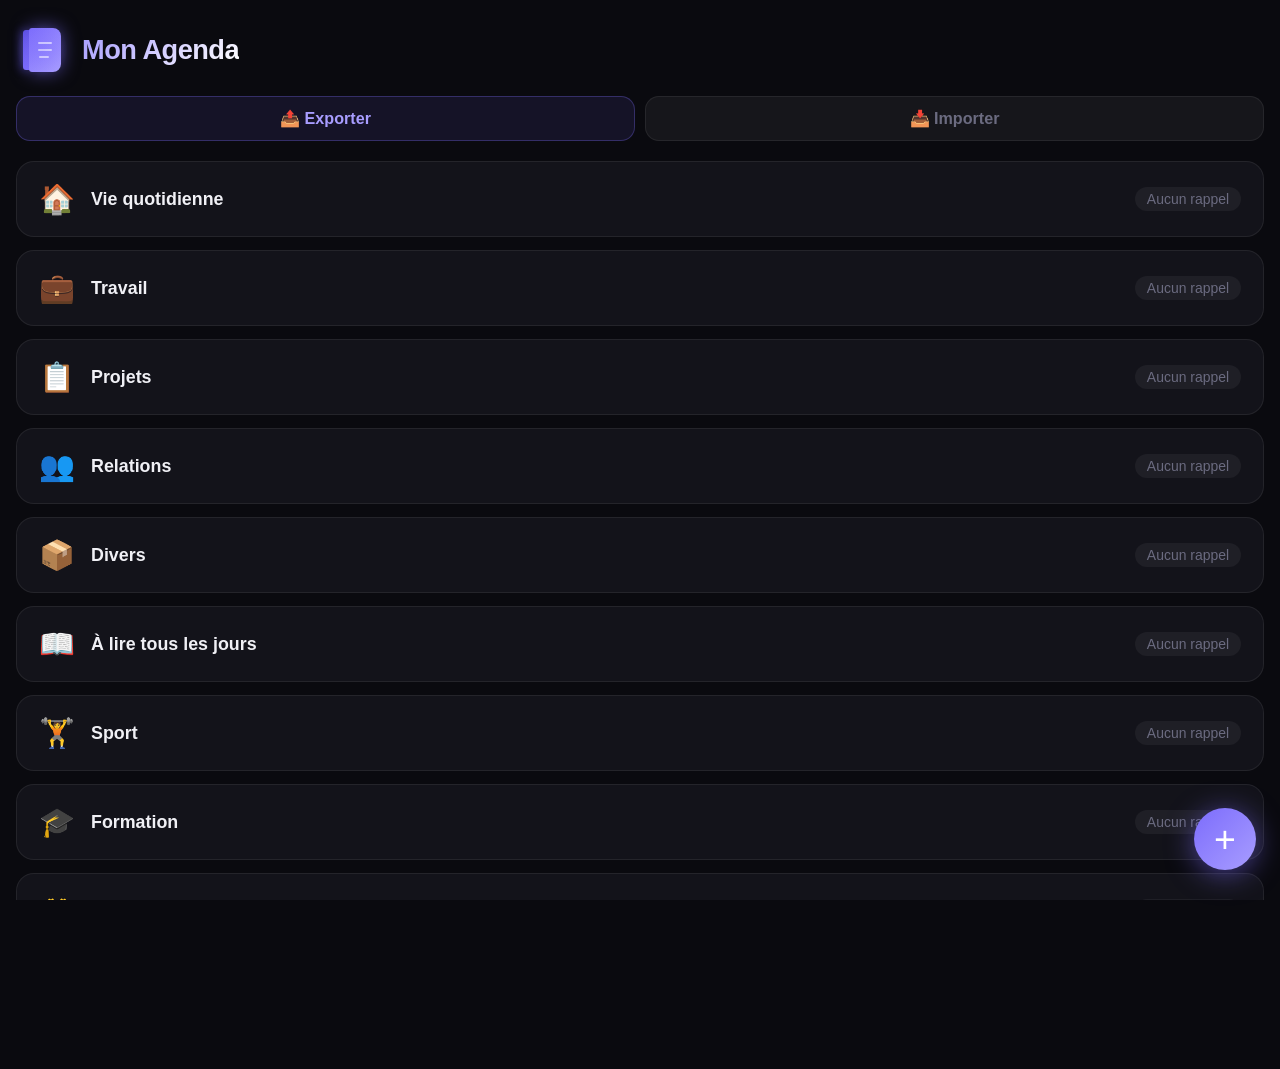
<file: app rapelle/index.html>
<!DOCTYPE html>
<html lang="fr">
<head>
  <meta charset="UTF-8" />
  <meta name="viewport" content="width=device-width, initial-scale=1.0" />
  <meta name="theme-color" content="#0a0a0f" />
  <link rel="manifest" href="manifest.json" />
  <link rel="stylesheet" href="style.css" />
  <title>Mon Agenda</title>
</head>
<body>

  <!-- PAGE ACCUEIL -->
  <div id="home" class="page">
    <header class="app-header">
      <div class="logo-container">
        <div class="logo-book">
          <div class="book-spine"></div>
          <div class="book-cover">
            <div class="book-lines"></div>
          </div>
          <div class="book-glow"></div>
        </div>
      </div>
      <h1 class="app-title">Mon Agenda</h1>
    </header>

    <div class="import-export-row">
      <button id="export-btn" class="export-btn">📤 Exporter</button>
      <label for="import-input" class="export-btn import-btn">📥 Importer</label>
      <input type="file" id="import-input" accept=".csv" style="display:none;" />
    </div>

    <div class="sections-grid">
      <div class="section-card" data-id="quotidien">
        <span class="card-icon">🏠</span>
        <span class="card-name">Vie quotidienne</span>
        <span class="card-count" id="count-quotidien">Aucun rappel</span>
      </div>
      <div class="section-card" data-id="travail">
        <span class="card-icon">💼</span>
        <span class="card-name">Travail</span>
        <span class="card-count" id="count-travail">Aucun rappel</span>
      </div>
      <div class="section-card" data-id="projets">
        <span class="card-icon">📋</span>
        <span class="card-name">Projets</span>
        <span class="card-count" id="count-projets">Aucun rappel</span>
      </div>
      <div class="section-card" data-id="relations">
        <span class="card-icon">👥</span>
        <span class="card-name">Relations</span>
        <span class="card-count" id="count-relations">Aucun rappel</span>
      </div>
      <div class="section-card" data-id="divers">
        <span class="card-icon">📦</span>
        <span class="card-name">Divers</span>
        <span class="card-count" id="count-divers">Aucun rappel</span>
      </div>
      <div class="section-card" data-id="alire">
        <span class="card-icon">📖</span>
        <span class="card-name">À lire tous les jours</span>
        <span class="card-count" id="count-alire">Aucun rappel</span>
      </div>
      <div class="section-card" data-id="sport">
        <span class="card-icon">🏋️</span>
        <span class="card-name">Sport</span>
        <span class="card-count" id="count-sport">Aucun rappel</span>
      </div>
      <div class="section-card" data-id="formation">
        <span class="card-icon">🎓</span>
        <span class="card-name">Formation</span>
        <span class="card-count" id="count-formation">Aucun rappel</span>
      </div>
      <div class="section-card" data-id="zikr">
        <span class="card-icon">🤲</span>
        <span class="card-name">Zikr</span>
        <span class="card-count" id="count-zikr">Aucun rappel</span>
      </div>
    </div>
  </div>

  <!-- PAGE SECTION -->
  <div id="section-view" class="page hidden">
    <div class="section-view-header">
      <button id="back-btn" class="back-btn">← Retour</button>
      <h2 id="section-view-title"></h2>
    </div>
    <div id="rappels-list" class="rappels-list"></div>
  </div>

  <!-- MODAL DÉTAIL RAPPEL -->
  <div id="rappel-modal" class="rappel-modal hidden">
    <div class="rappel-modal-content">
      <button id="close-modal-btn" class="close-modal-btn">✕</button>
      <h3 id="modal-title"></h3>
      <p id="modal-date" class="modal-date"></p>
      <p id="modal-days" class="modal-days"></p>
      <p id="modal-description" class="modal-description"></p>
    </div>
  </div>

  <!-- MODAL AJOUT RAPPEL -->
  <div id="add-modal" class="rappel-modal hidden">
    <div class="rappel-modal-content">
      <button id="close-add-btn" class="close-modal-btn">✕</button>
      <h3>Nouveau rappel</h3>

      <label class="form-label">Section</label>
      <select id="add-section" class="form-input">
        <option value="quotidien">🏠 Vie quotidienne</option>
        <option value="travail">💼 Travail</option>
        <option value="projets">📋 Projets</option>
        <option value="relations">👥 Relations</option>
        <option value="divers">📦 Divers</option>
        <option value="alire">📖 À lire tous les jours</option>
        <option value="sport">🏋️ Sport</option>
        <option value="formation">🎓 Formation</option>
        <option value="zikr">🤲 Zikr</option>
      </select>

      <label class="form-label">Titre <span class="required">*</span></label>
      <input id="add-titre" type="text" class="form-input" placeholder="Ex : Appeler le médecin" />

      <label class="form-label">Description <span class="required">*</span></label>
      <textarea id="add-description" class="form-input" rows="3" placeholder="Détails du rappel..."></textarea>

      <label class="form-label">Date <span class="optional">(optionnel)</span></label>
      <input id="add-date" type="date" class="form-input" />

      <label class="form-label">Heure <span class="optional">(optionnel)</span></label>
      <input id="add-heure" type="time" class="form-input" />

      <label class="form-label">Jours <span class="optional">(optionnel)</span></label>
      <div class="days-picker">
        <button type="button" class="day-btn" data-day="Lun">Lun</button>
        <button type="button" class="day-btn" data-day="Mar">Mar</button>
        <button type="button" class="day-btn" data-day="Mer">Mer</button>
        <button type="button" class="day-btn" data-day="Jeu">Jeu</button>
        <button type="button" class="day-btn" data-day="Ven">Ven</button>
        <button type="button" class="day-btn" data-day="Sam">Sam</button>
        <button type="button" class="day-btn" data-day="Dim">Dim</button>
      </div>

      <button type="button" id="save-rappel-btn" class="save-btn">✅ Enregistrer</button>
    </div>
  </div>

  <!-- BOUTON + FLOTTANT -->
  <button id="fab" class="fab">+</button>

  <script src="app.js"></script>
</body>
</html>
</file>
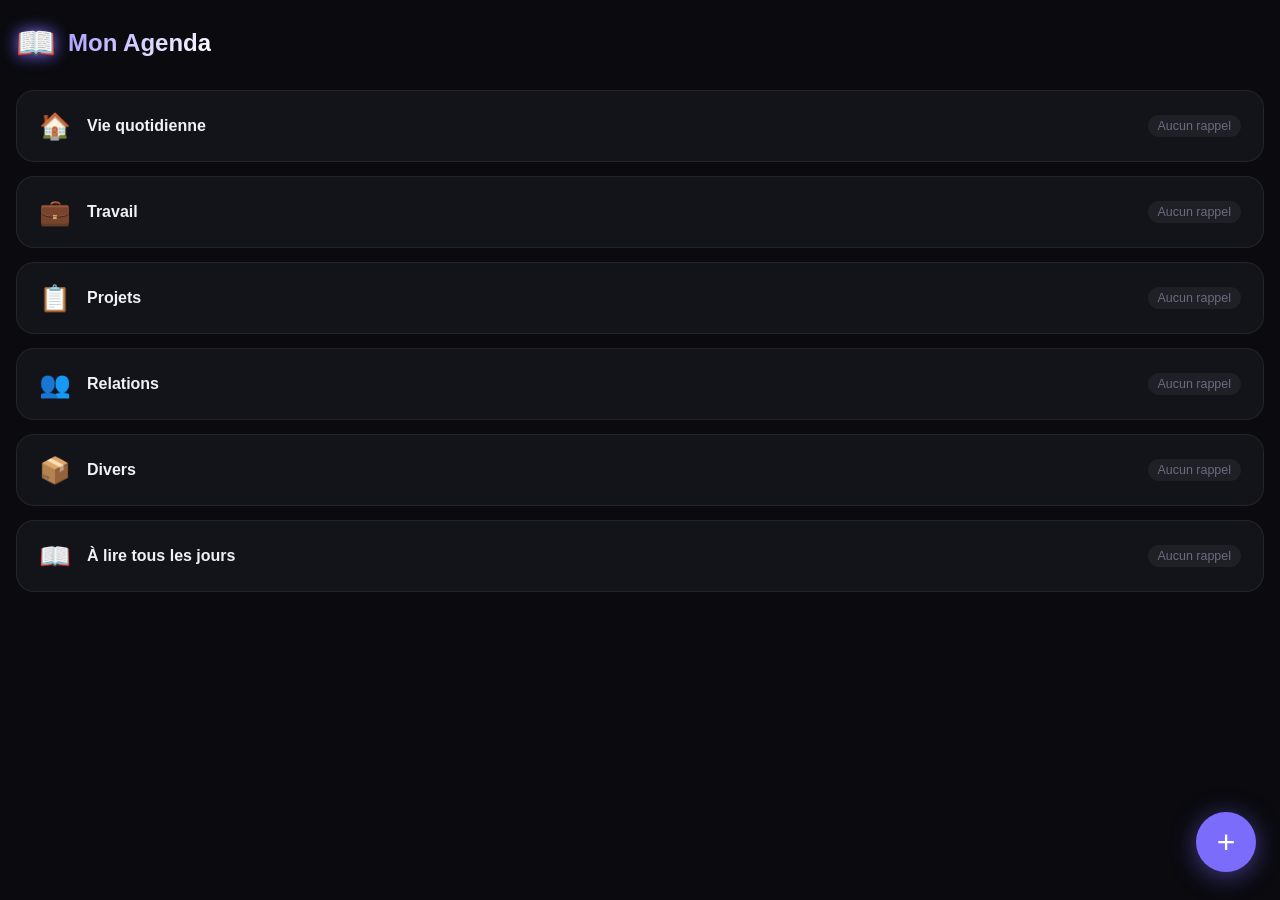
<file: application rapelle/index.html>
<!DOCTYPE html>
<html lang="fr">
<head>
  <meta charset="UTF-8" />
  <meta name="viewport" content="width=device-width, initial-scale=1.0" />
  <meta name="theme-color" content="#0a0a0f" />
  <link rel="manifest" href="manifest.json" />
  <link rel="stylesheet" href="style.css" />
  <title>App Papa</title>
</head>
<body>

  <!-- PAGE ACCUEIL -->
  <div id="home" class="page">
    <header class="app-header">
      <div class="logo">📖</div>
      <h1 class="app-title">Mon Agenda</h1>
    </header>

    <div class="sections-grid">
      <div class="section-card" data-id="quotidien" data-name="🏠 Vie quotidienne">
        <span class="card-icon">🏠</span>
        <span class="card-name">Vie quotidienne</span>
        <span class="card-count" id="count-quotidien">0 rappel</span>
      </div>
      <div class="section-card" data-id="travail" data-name="💼 Travail">
        <span class="card-icon">💼</span>
        <span class="card-name">Travail</span>
        <span class="card-count" id="count-travail">0 rappel</span>
      </div>
      <div class="section-card" data-id="projets" data-name="📋 Projets">
        <span class="card-icon">📋</span>
        <span class="card-name">Projets</span>
        <span class="card-count" id="count-projets">0 rappel</span>
      </div>
      <div class="section-card" data-id="relations" data-name="👥 Relations">
        <span class="card-icon">👥</span>
        <span class="card-name">Relations</span>
        <span class="card-count" id="count-relations">0 rappel</span>
      </div>
      <div class="section-card" data-id="divers" data-name="📦 Divers">
        <span class="card-icon">📦</span>
        <span class="card-name">Divers</span>
        <span class="card-count" id="count-divers">0 rappel</span>
      </div>
      <div class="section-card" data-id="alire" data-name="📖 À lire tous les jours">
        <span class="card-icon">📖</span>
        <span class="card-name">À lire tous les jours</span>
        <span class="card-count" id="count-alire">0 rappel</span>
      </div>
    </div>
  </div>

  <!-- PAGE SECTION (liste des rappels) -->
  <div id="section-view" class="page hidden">
    <div class="section-view-header">
      <button id="back-btn" class="back-btn">← Retour</button>
      <h2 id="section-view-title"></h2>
    </div>
    <div id="rappels-list" class="rappels-list"></div>
  </div>

  <!-- MODAL DÉTAIL RAPPEL -->
  <div id="rappel-modal" class="rappel-modal hidden">
    <div class="rappel-modal-content">
      <button id="close-modal-btn" class="close-modal-btn">✕</button>
      <h3 id="modal-title"></h3>
      <p id="modal-date" class="modal-date"></p>
      <p id="modal-days" class="modal-days"></p>
      <p id="modal-description" class="modal-description"></p>
    </div>
  </div>

  <!-- MODAL AJOUT RAPPEL -->
  <div id="add-modal" class="rappel-modal hidden">
    <div class="rappel-modal-content">
      <button id="close-add-btn" class="close-modal-btn">✕</button>
      <h3>Nouveau rappel</h3>

      <label class="form-label">Section</label>
      <select id="add-section" class="form-input">
        <option value="quotidien">🏠 Vie quotidienne</option>
        <option value="travail">💼 Travail</option>
        <option value="projets">📋 Projets</option>
        <option value="relations">👥 Relations</option>
        <option value="divers">📦 Divers</option>
        <option value="alire">📖 À lire tous les jours</option>
      </select>

      <label class="form-label">Titre <span class="required">*</span></label>
      <input id="add-titre" type="text" class="form-input" placeholder="Ex : Appeler le médecin" />

      <label class="form-label">Description <span class="required">*</span></label>
      <textarea id="add-description" class="form-input" rows="3" placeholder="Détails du rappel..."></textarea>

      <label class="form-label">Date <span class="optional">(optionnel)</span></label>
      <input id="add-date" type="date" class="form-input" />

      <label class="form-label">Jours de la semaine <span class="optional">(optionnel)</span></label>
      <div class="days-picker">
        <button class="day-btn" data-day="Lun">Lun</button>
        <button class="day-btn" data-day="Mar">Mar</button>
        <button class="day-btn" data-day="Mer">Mer</button>
        <button class="day-btn" data-day="Jeu">Jeu</button>
        <button class="day-btn" data-day="Ven">Ven</button>
        <button class="day-btn" data-day="Sam">Sam</button>
        <button class="day-btn" data-day="Dim">Dim</button>
      </div>

      <button id="save-rappel-btn" class="save-btn">✅ Enregistrer</button>
    </div>
  </div>

  <!-- BOUTON + FLOTTANT -->
  <button id="fab" class="fab">+</button>

  <script src="app.js"></script>
</body>
</html>
</file>
<file: app rapelle/style.css>
/* ===== BASE ===== */
*, *::before, *::after {
  box-sizing: border-box;
  margin: 0;
  padding: 0;
}

:root {
  --bg: #0a0a0f;
  --card-bg: #13131a;
  --card-border: rgba(255,255,255,0.07);
  --accent: #7c6cfc;
  --accent-light: #a89dff;
  --text: #f0f0f5;
  --text-muted: #6b6b80;
  --danger: #ff4d6d;
  --radius: 18px;
}

html, body {
  height: 100%;
  background: var(--bg);
  color: var(--text);
  font-family: -apple-system, BlinkMacSystemFont, 'Segoe UI', sans-serif;
  font-size: 17px;
  overflow-x: hidden;
}

/* ===== PAGES ===== */
.page {
  min-height: 100vh;
  padding: 24px 16px 120px;
}

.hidden { display: none !important; }

/* ===== LOGO ===== */
.app-header {
  display: flex;
  align-items: center;
  gap: 14px;
  margin-bottom: 20px;
}

.logo-container {
  position: relative;
  width: 52px;
  height: 52px;
  display: flex;
  align-items: center;
  justify-content: center;
}

.logo-book {
  position: relative;
  width: 38px;
  height: 44px;
}

.book-cover {
  position: absolute;
  right: 0;
  top: 0;
  width: 32px;
  height: 44px;
  background: linear-gradient(135deg, #7c6cfc, #a89dff);
  border-radius: 3px 8px 8px 3px;
  display: flex;
  flex-direction: column;
  justify-content: center;
  align-items: center;
  gap: 5px;
  padding: 8px 6px;
  box-shadow: 0 0 18px rgba(124,108,252,0.6);
}

.book-cover::before,
.book-cover::after,
.book-lines {
  content: '';
  display: block;
  width: 70%;
  height: 2px;
  background: rgba(255,255,255,0.7);
  border-radius: 2px;
}

.book-cover::after {
  width: 50%;
  align-self: flex-start;
  margin-left: 4px;
}

.book-spine {
  position: absolute;
  left: 0;
  top: 2px;
  width: 8px;
  height: 40px;
  background: linear-gradient(180deg, #5a4de0, #7c6cfc);
  border-radius: 3px 0 0 3px;
  box-shadow: -2px 0 8px rgba(90,77,224,0.5);
}

.book-glow {
  position: absolute;
  inset: -6px;
  border-radius: 50%;
  background: radial-gradient(circle, rgba(124,108,252,0.25) 0%, transparent 70%);
  animation: pulse-glow 2.5s ease-in-out infinite;
}

@keyframes pulse-glow {
  0%, 100% { opacity: 0.6; transform: scale(1); }
  50% { opacity: 1; transform: scale(1.15); }
}

.app-title {
  font-size: 1.6rem;
  font-weight: 800;
  background: linear-gradient(135deg, var(--accent-light), #fff);
  -webkit-background-clip: text;
  background-clip: text;
  -webkit-text-fill-color: transparent;
  color: transparent;
  letter-spacing: -0.5px;
}

/* ===== IMPORT/EXPORT ===== */
.import-export-row {
  display: flex;
  gap: 10px;
  margin-bottom: 20px;
}

.export-btn {
  flex: 1;
  background: rgba(124,108,252,0.1);
  border: 1px solid rgba(124,108,252,0.3);
  border-radius: 14px;
  color: var(--accent-light);
  font-size: 0.95rem;
  font-weight: 600;
  padding: 12px;
  cursor: pointer;
  transition: background 0.2s;
  text-align: center;
  font-family: inherit;
  display: flex;
  align-items: center;
  justify-content: center;
}

.import-btn {
  background: rgba(255,255,255,0.05);
  border: 1px solid var(--card-border);
  color: var(--text-muted);
}

.export-btn:active,
.import-btn:active {
  opacity: 0.7;
}

/* ===== GRILLE SECTIONS ===== */
.sections-grid {
  display: flex;
  flex-direction: column;
  gap: 13px;
}

.section-card {
  background: var(--card-bg);
  border: 1px solid var(--card-border);
  border-radius: var(--radius);
  padding: 20px 22px;
  display: flex;
  align-items: center;
  gap: 16px;
  cursor: pointer;
  transition: transform 0.15s, box-shadow 0.15s, border-color 0.15s;
  user-select: none;
}

.section-card:active {
  transform: scale(0.97);
  box-shadow: 0 4px 20px rgba(124,108,252,0.25);
  border-color: var(--accent);
}

.card-icon { font-size: 1.7rem; }

.card-name {
  flex: 1;
  font-size: 1.05rem;
  font-weight: 700;
  color: var(--text);
}

.card-count {
  font-size: 0.82rem;
  color: var(--text-muted);
  background: rgba(255,255,255,0.05);
  padding: 4px 12px;
  border-radius: 20px;
  font-weight: 500;
}

/* ===== VUE SECTION ===== */
.section-view-header {
  display: flex;
  align-items: center;
  gap: 16px;
  margin-bottom: 24px;
}

.back-btn {
  background: none;
  border: none;
  color: var(--accent);
  font-size: 1.05rem;
  cursor: pointer;
  padding: 8px 0;
  font-weight: 700;
  font-family: inherit;
}

#section-view-title {
  font-size: 1.2rem;
  font-weight: 800;
}

/* ===== RAPPELS ===== */
.rappels-list {
  display: flex;
  flex-direction: column;
  gap: 13px;
}

.rappel-card {
  background: var(--card-bg);
  border: 1px solid var(--card-border);
  border-radius: var(--radius);
  padding: 18px 20px;
  cursor: pointer;
  transition: transform 0.15s, border-color 0.15s;
  display: flex;
  flex-direction: column;
  gap: 8px;
}

.rappel-card:active {
  transform: scale(0.97);
  border-color: var(--accent);
}

.rappel-card-top {
  display: flex;
  align-items: center;
  justify-content: space-between;
  gap: 12px;
}

.rappel-card h4 {
  font-size: 1.05rem;
  font-weight: 700;
  color: var(--text);
  flex: 1;
}

.delete-btn {
  background: none;
  border: none;
  font-size: 1.1rem;
  cursor: pointer;
  padding: 4px 8px;
  opacity: 0.4;
  transition: opacity 0.2s;
  flex-shrink: 0;
}

.delete-btn:active { opacity: 1; }

.rappel-meta {
  display: flex;
  gap: 8px;
  flex-wrap: wrap;
}

.rappel-meta span {
  font-size: 0.82rem;
  color: var(--text-muted);
  background: rgba(255,255,255,0.05);
  padding: 3px 10px;
  border-radius: 20px;
  font-weight: 500;
}

/* ===== MODALS ===== */
.rappel-modal {
  position: fixed;
  inset: 0;
  background: rgba(0,0,0,0.65);
  z-index: 200;
  display: flex;
  align-items: flex-end;
  justify-content: center;
}

.rappel-modal-content {
  background: #1a1a25;
  border-radius: 24px 24px 0 0;
  padding: 32px 24px 52px;
  width: 100%;
  max-width: 600px;
  position: relative;
  display: flex;
  flex-direction: column;
  gap: 14px;
  max-height: 90vh;
  overflow-y: auto;
}

.rappel-modal-content h3 {
  font-size: 1.2rem;
  font-weight: 800;
  padding-right: 32px;
}

.close-modal-btn {
  position: absolute;
  top: 16px;
  right: 16px;
  background: rgba(255,255,255,0.08);
  border: none;
  color: var(--text-muted);
  font-size: 1rem;
  width: 34px;
  height: 34px;
  border-radius: 50%;
  cursor: pointer;
  display: flex;
  align-items: center;
  justify-content: center;
  font-family: inherit;
}

.modal-date, .modal-days {
  font-size: 0.9rem;
  color: var(--accent-light);
  font-weight: 600;
}

.modal-description {
  color: var(--text);
  line-height: 1.75;
  font-size: 1rem;
  margin-top: 4px;
}

/* ===== FORMULAIRE ===== */
.form-label {
  font-size: 0.85rem;
  color: var(--text-muted);
  font-weight: 700;
  text-transform: uppercase;
  letter-spacing: 0.06em;
}

.required { color: var(--danger); }

.optional {
  color: var(--text-muted);
  font-weight: 400;
  text-transform: none;
  font-size: 0.82rem;
}

.form-input {
  width: 100%;
  background: rgba(255,255,255,0.05);
  border: 1px solid var(--card-border);
  border-radius: 12px;
  padding: 13px 15px;
  color: var(--text);
  font-size: 1rem;
  outline: none;
  transition: border-color 0.2s;
  font-family: inherit;
}

.form-input:focus { border-color: var(--accent); }

select.form-input option { background: #1a1a25; }

textarea.form-input { resize: none; }

/* ===== JOURS ===== */
.days-picker {
  display: flex;
  gap: 8px;
  flex-wrap: wrap;
}

.day-btn {
  background: rgba(255,255,255,0.05);
  border: 1px solid var(--card-border);
  border-radius: 10px;
  color: var(--text-muted);
  padding: 9px 13px;
  font-size: 0.9rem;
  font-weight: 600;
  cursor: pointer;
  transition: all 0.15s;
  font-family: inherit;
}

.day-btn.selected {
  background: var(--accent);
  border-color: var(--accent);
  color: #fff;
}

/* ===== BOUTON ENREGISTRER ===== */
.save-btn {
  background: linear-gradient(135deg, var(--accent), #a89dff);
  border: none;
  border-radius: 14px;
  color: #fff;
  font-size: 1.05rem;
  font-weight: 800;
  padding: 15px;
  cursor: pointer;
  margin-top: 6px;
  transition: opacity 0.2s;
  font-family: inherit;
}

.save-btn:active { opacity: 0.8; }

/* ===== BOUTON + FLOTTANT ===== */
.fab {
  position: fixed;
  bottom: 30px;
  right: 24px;
  width: 62px;
  height: 62px;
  border-radius: 50%;
  background: linear-gradient(135deg, var(--accent), #a89dff);
  color: #fff;
  font-size: 2.2rem;
  border: none;
  cursor: pointer;
  box-shadow: 0 4px 28px rgba(124,108,252,0.55);
  display: flex;
  align-items: center;
  justify-content: center;
  z-index: 150;
  transition: transform 0.15s;
  font-family: inherit;
}

.fab:active { transform: scale(0.92); }

/* ===== APERÇU RAPIDE ===== */
.apercu-overlay {
  position: fixed;
  inset: 0;
  background: rgba(0,0,0,0.5);
  z-index: 180;
  display: flex;
  align-items: center;
  justify-content: center;
  padding: 24px;
}

.apercu-box {
  background: #1a1a25;
  border-radius: 20px;
  padding: 24px;
  width: 100%;
  max-width: 400px;
  border: 1px solid rgba(124,108,252,0.3);
  box-shadow: 0 8px 40px rgba(124,108,252,0.2);
}

.apercu-box h3 {
  font-size: 1.1rem;
  font-weight: 800;
  margin-bottom: 16px;
  color: var(--accent-light);
}

.apercu-item {
  font-size: 0.95rem;
  color: var(--text);
  padding: 10px 0;
  border-bottom: 1px solid var(--card-border);
  font-weight: 500;
}

.apercu-item:last-child { border-bottom: none; }

.apercu-empty {
  color: var(--text-muted);
  font-size: 0.9rem;
  text-align: center;
  padding: 16px 0;
}

.apercu-close {
  margin-top: 16px;
  width: 100%;
  background: rgba(255,255,255,0.06);
  border: none;
  border-radius: 12px;
  color: var(--text-muted);
  font-size: 0.95rem;
  padding: 12px;
  cursor: pointer;
  font-family: inherit;
  font-weight: 600;
}
</file>
<file: application rapelle/style.css>
/* ===== BASE ===== */
*, *::before, *::after {
  box-sizing: border-box;
  margin: 0;
  padding: 0;
}

:root {
  --bg: #0a0a0f;
  --card-bg: #13131a;
  --card-border: rgba(255,255,255,0.07);
  --accent: #7c6cfc;
  --accent-light: #a89dff;
  --text: #f0f0f5;
  --text-muted: #6b6b80;
  --danger: #ff4d6d;
  --radius: 18px;
}

html, body {
  height: 100%;
  background: var(--bg);
  color: var(--text);
  font-family: -apple-system, BlinkMacSystemFont, 'Segoe UI', sans-serif;
  overflow-x: hidden;
}

/* ===== PAGES ===== */
.page {
  min-height: 100vh;
  padding: 24px 16px 100px;
}

.hidden { display: none !important; }

/* ===== HEADER ===== */
.app-header {
  display: flex;
  align-items: center;
  gap: 12px;
  margin-bottom: 28px;
}

.logo {
  font-size: 2rem;
  filter: drop-shadow(0 0 8px var(--accent));
}

.app-title {
  font-size: 1.5rem;
  font-weight: 700;
  background: linear-gradient(135deg, var(--accent-light), #fff);
  -webkit-background-clip: text;
  -webkit-text-fill-color: transparent;
}

/* ===== GRILLE DES SECTIONS ===== */
.sections-grid {
  display: flex;
  flex-direction: column;
  gap: 14px;
}

.section-card {
  background: var(--card-bg);
  border: 1px solid var(--card-border);
  border-radius: var(--radius);
  padding: 20px 22px;
  display: flex;
  align-items: center;
  gap: 16px;
  cursor: pointer;
  transition: transform 0.15s, box-shadow 0.15s, border-color 0.15s;
  user-select: none;
}

.section-card:active {
  transform: scale(0.97);
  box-shadow: 0 4px 20px rgba(124, 108, 252, 0.2);
  border-color: var(--accent);
}

.card-icon { font-size: 1.6rem; }

.card-name {
  flex: 1;
  font-size: 1rem;
  font-weight: 600;
  color: var(--text);
}

.card-count {
  font-size: 0.78rem;
  color: var(--text-muted);
  background: rgba(255,255,255,0.05);
  padding: 4px 10px;
  border-radius: 20px;
}

/* ===== VUE SECTION ===== */
.section-view-header {
  display: flex;
  align-items: center;
  gap: 16px;
  margin-bottom: 24px;
}

.back-btn {
  background: none;
  border: none;
  color: var(--accent);
  font-size: 1rem;
  cursor: pointer;
  padding: 8px 0;
  font-weight: 600;
}

/* ===== LISTE DES RAPPELS ===== */
.rappels-list {
  display: flex;
  flex-direction: column;
  gap: 12px;
}

.rappel-card {
  background: var(--card-bg);
  border: 1px solid var(--card-border);
  border-radius: var(--radius);
  padding: 18px 20px;
  cursor: pointer;
  transition: transform 0.15s, border-color 0.15s;
  display: flex;
  flex-direction: column;
  gap: 6px;
}

.rappel-card:active {
  transform: scale(0.97);
  border-color: var(--accent);
}

.rappel-card h4 {
  font-size: 1rem;
  font-weight: 600;
  color: var(--text);
}

.rappel-card .rappel-meta {
  font-size: 0.8rem;
  color: var(--text-muted);
  display: flex;
  gap: 10px;
  flex-wrap: wrap;
}

.rappel-card .rappel-meta span {
  background: rgba(255,255,255,0.05);
  padding: 2px 8px;
  border-radius: 20px;
}

/* ===== MODALS ===== */
.rappel-modal {
  position: fixed;
  inset: 0;
  background: rgba(0,0,0,0.65);
  z-index: 200;
  display: flex;
  align-items: flex-end;
  justify-content: center;
}

.rappel-modal-content {
  background: #1a1a25;
  border-radius: 24px 24px 0 0;
  padding: 28px 24px 48px;
  width: 100%;
  max-width: 600px;
  position: relative;
  display: flex;
  flex-direction: column;
  gap: 12px;
  max-height: 90vh;
  overflow-y: auto;
}

.close-modal-btn {
  position: absolute;
  top: 16px;
  right: 16px;
  background: rgba(255,255,255,0.08);
  border: none;
  color: var(--text-muted);
  font-size: 1rem;
  width: 32px;
  height: 32px;
  border-radius: 50%;
  cursor: pointer;
  display: flex;
  align-items: center;
  justify-content: center;
}

.modal-date, .modal-days {
  font-size: 0.85rem;
  color: var(--accent-light);
}

.modal-description {
  color: var(--text);
  line-height: 1.7;
  font-size: 0.95rem;
  margin-top: 4px;
}

/* ===== FORMULAIRE AJOUT ===== */
.form-label {
  font-size: 0.85rem;
  color: var(--text-muted);
  font-weight: 600;
  text-transform: uppercase;
  letter-spacing: 0.05em;
}

.required { color: var(--danger); }
.optional { color: var(--text-muted); font-weight: 400; text-transform: none; }

.form-input {
  width: 100%;
  background: rgba(255,255,255,0.05);
  border: 1px solid var(--card-border);
  border-radius: 12px;
  padding: 12px 14px;
  color: var(--text);
  font-size: 0.95rem;
  outline: none;
  transition: border-color 0.2s;
  font-family: inherit;
}

.form-input:focus {
  border-color: var(--accent);
}

select.form-input option {
  background: #1a1a25;
}

/* ===== JOURS DE LA SEMAINE ===== */
.days-picker {
  display: flex;
  gap: 8px;
  flex-wrap: wrap;
}

.day-btn {
  background: rgba(255,255,255,0.05);
  border: 1px solid var(--card-border);
  border-radius: 10px;
  color: var(--text-muted);
  padding: 8px 12px;
  font-size: 0.85rem;
  cursor: pointer;
  transition: all 0.15s;
}

.day-btn.selected {
  background: var(--accent);
  border-color: var(--accent);
  color: #fff;
  font-weight: 700;
}

/* ===== BOUTON ENREGISTRER ===== */
.save-btn {
  background: var(--accent);
  border: none;
  border-radius: 14px;
  color: #fff;
  font-size: 1rem;
  font-weight: 700;
  padding: 14px;
  cursor: pointer;
  margin-top: 8px;
  transition: opacity 0.2s;
}

.save-btn:active { opacity: 0.8; }

/* ===== BOUTON + FLOTTANT ===== */
.fab {
  position: fixed;
  bottom: 28px;
  right: 24px;
  width: 60px;
  height: 60px;
  border-radius: 50%;
  background: var(--accent);
  color: #fff;
  font-size: 2rem;
  border: none;
  cursor: pointer;
  box-shadow: 0 4px 24px rgba(124, 108, 252, 0.5);
  display: flex;
  align-items: center;
  justify-content: center;
  z-index: 150;
  transition: transform 0.15s;
}

.fab:active { transform: scale(0.92); }
</file>
